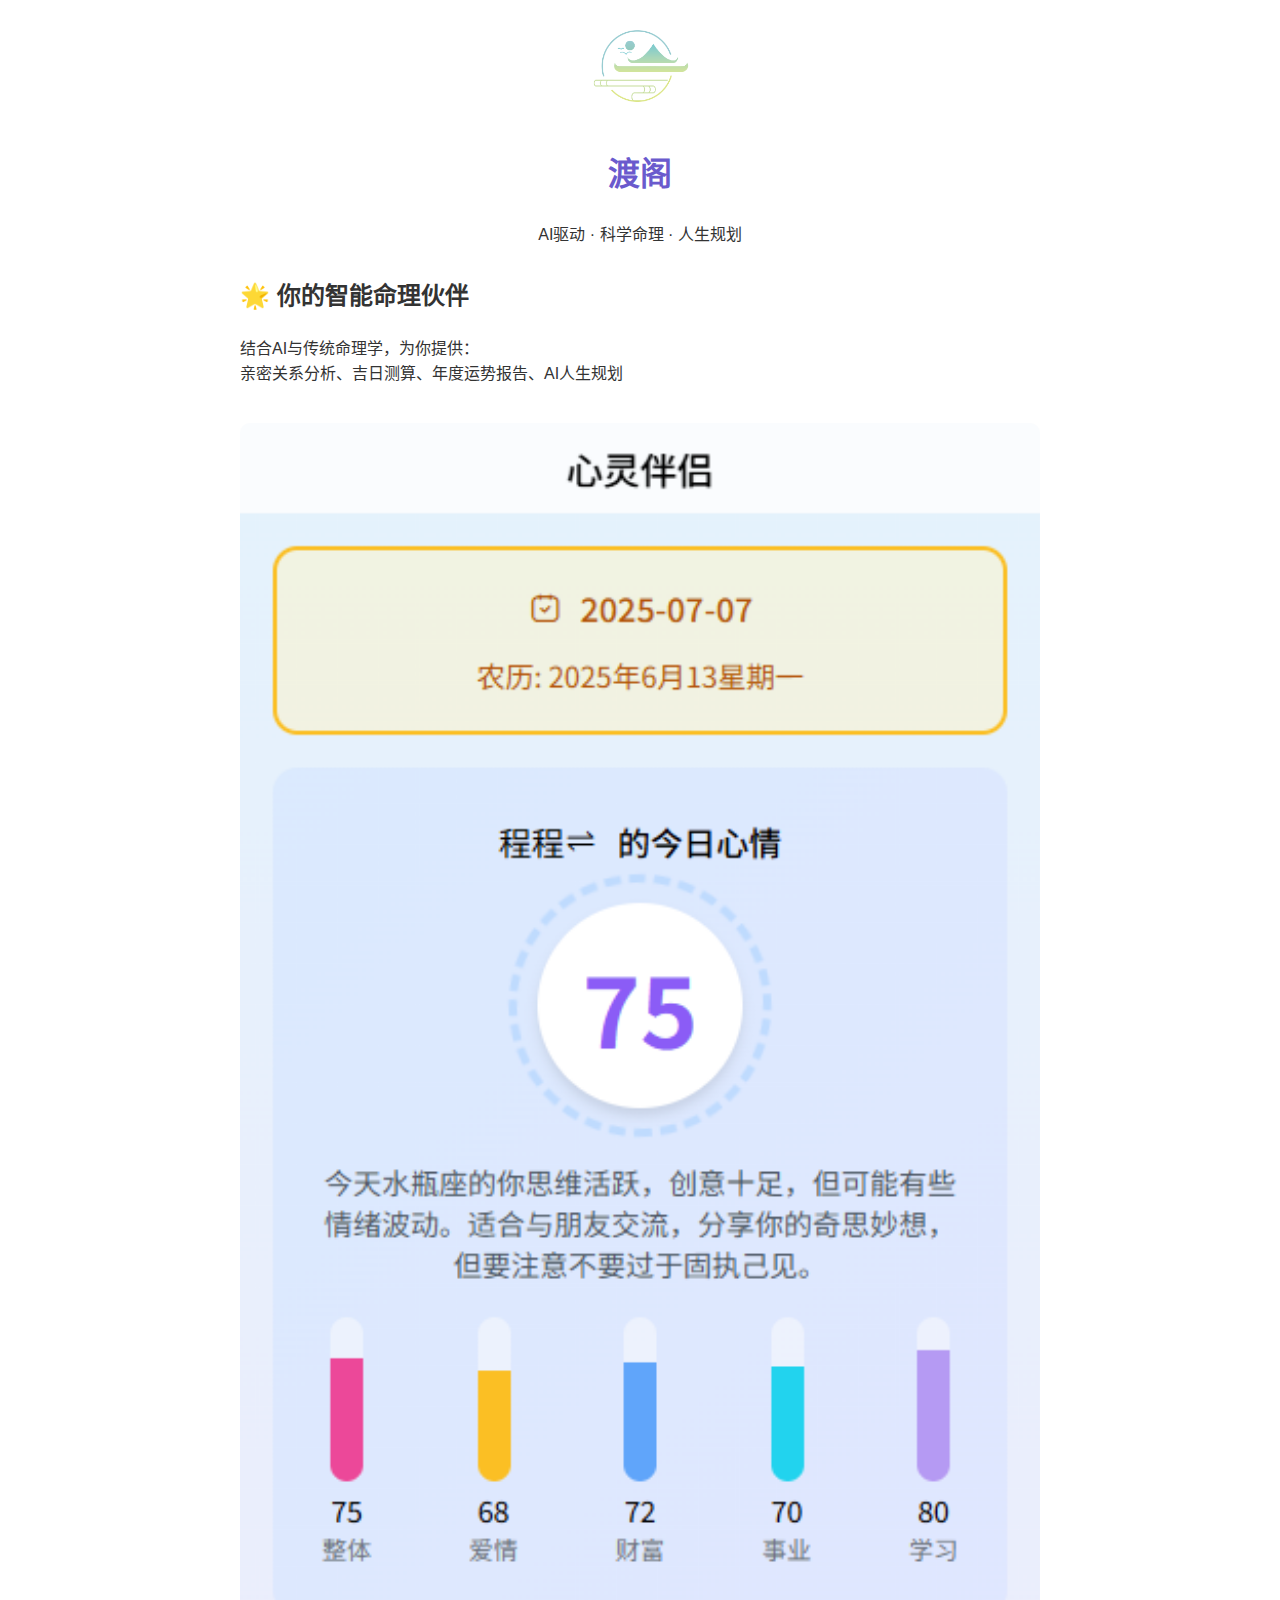
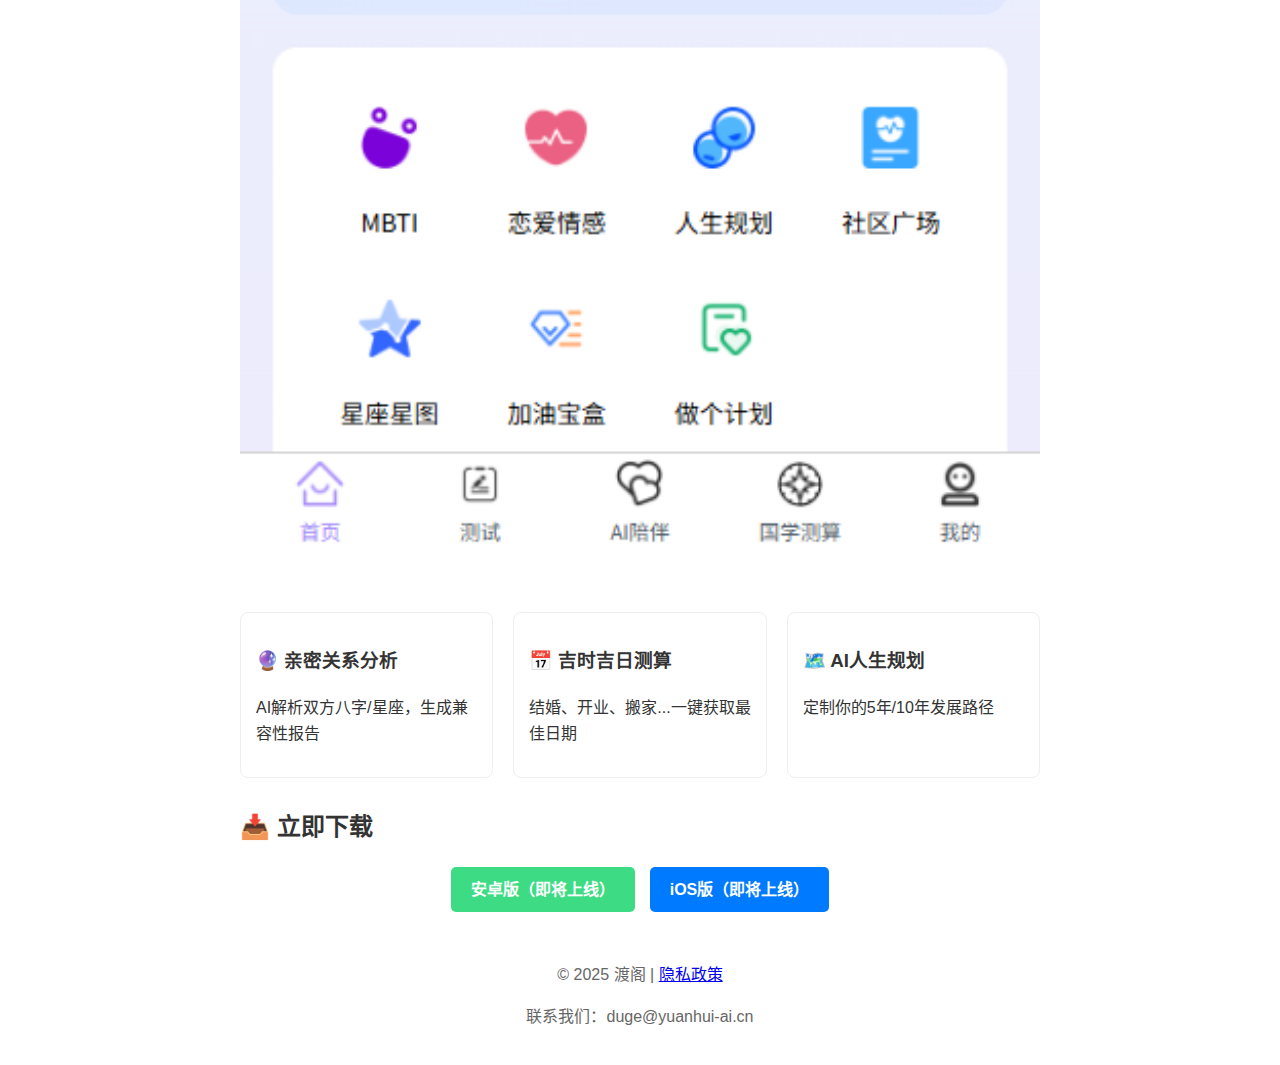
<file: index.html>
<!DOCTYPE html>
<html lang="zh-CN">
<head>
    <meta charset="UTF-8">
    <meta name="viewport" content="width=device-width, initial-scale=1.0">
    <title>渡阁 - 你的智能命理规划伙伴</title>
    <link rel="stylesheet" href="style.css">
    <link rel="icon" href="images/logo.png">
</head>
<body>
    <header>
        <img src="images/logo.png" alt="渡阁" class="logo">
        <h1>渡阁</h1>
        <p>AI驱动 · 科学命理 · 人生规划</p>
    </header>

    <section class="intro">
        <h2>🌟 你的智能命理伙伴</h2>
        <p>结合AI与传统命理学，为你提供：<br>
           亲密关系分析、吉日测算、年度运势报告、AI人生规划</p>
        <img src="images/screenshot.png" alt="应用截图" class="screenshot">
    </section>

    <section class="features">
        <div class="feature-card">
            <h3>🔮 亲密关系分析</h3>
            <p>AI解析双方八字/星座，生成兼容性报告</p>
        </div>
        <div class="feature-card">
            <h3>📅 吉时吉日测算</h3>
            <p>结婚、开业、搬家...一键获取最佳日期</p>
        </div>
        <div class="feature-card">
            <h3>🗺️ AI人生规划</h3>
            <p>定制你的5年/10年发展路径</p>
        </div>
    </section>

    <section class="download">
        <h2>📥 立即下载</h2>
        <div class="download-buttons">
            <a href="#" class="btn android">安卓版（即将上线）</a>
            <a href="#" class="btn ios">iOS版（即将上线）</a>
        </div>
        <!-- <p>小程序版：微信搜索 <strong>「渡阁」</strong></p> -->
    </section>

    <footer>
        <p>© 2025 渡阁 | <a href="privacy.html">隐私政策</a></p>
        <p>联系我们：duge@yuanhui-ai.cn</p>
    </footer>
</body>
</html>
</file>
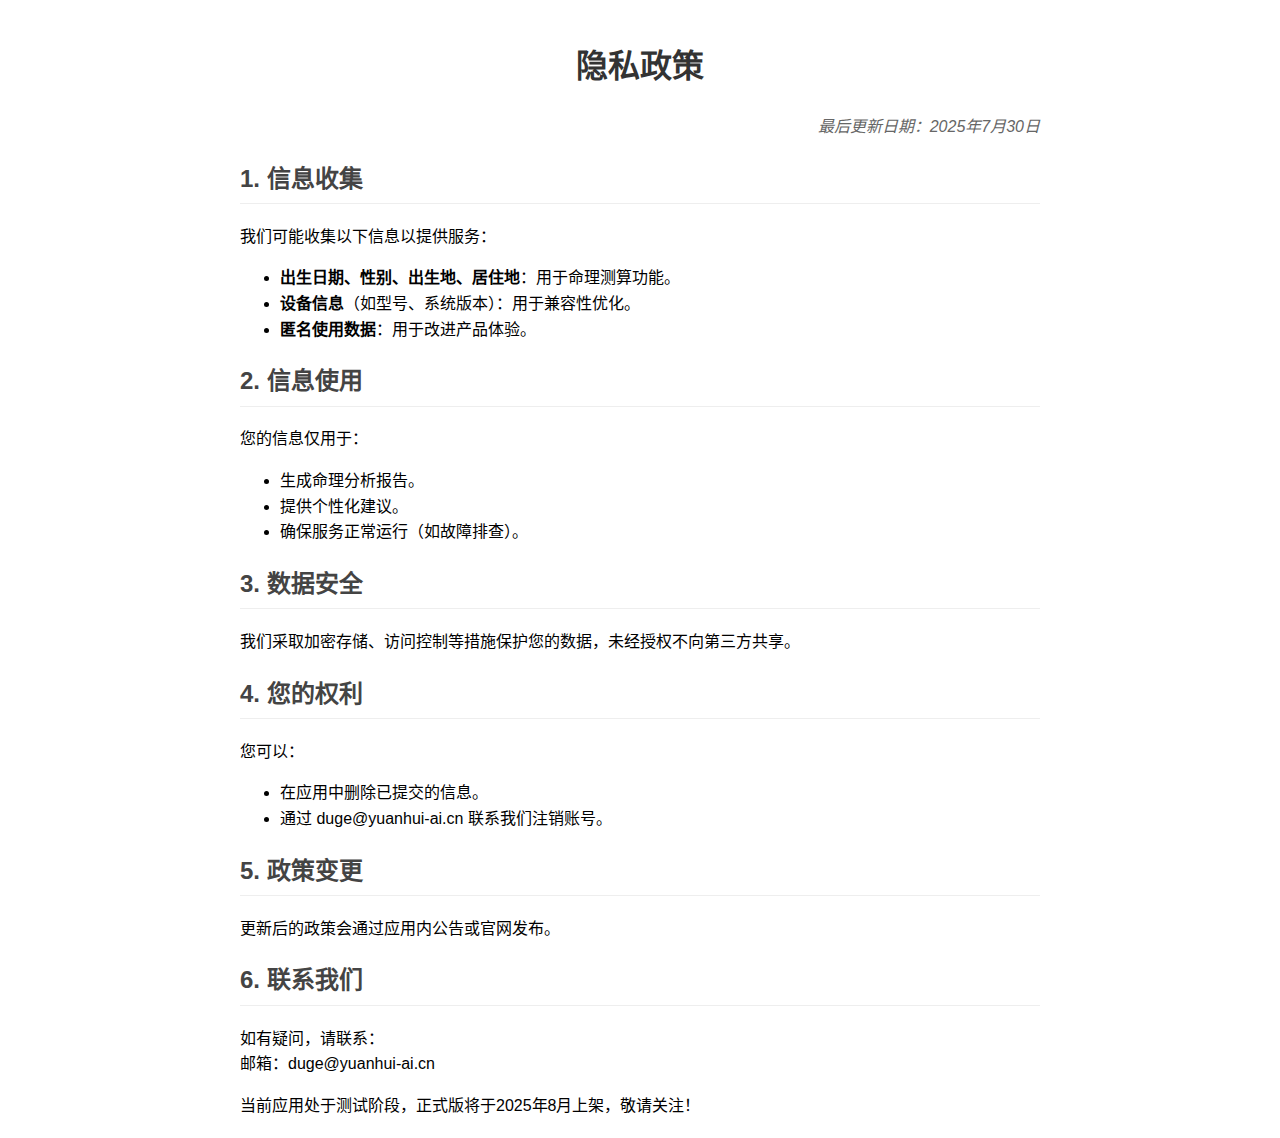
<file: privacy.html>
<!DOCTYPE html>
<html lang="zh-CN">
<head>
    <meta charset="UTF-8">
    <title>隐私政策 - 渡阁</title>
    <style>
        body { font-family: Arial, sans-serif; line-height: 1.6; max-width: 800px; margin: 0 auto; padding: 20px; }
        h1 { color: #333; text-align: center; }
        h2 { color: #444; border-bottom: 1px solid #eee; padding-bottom: 5px; }
        .update { font-style: italic; color: #666; text-align: right; }
    </style>
</head>
<body>
    <h1>隐私政策</h1>
    <p class="update">最后更新日期：2025年7月30日</p>

    <h2>1. 信息收集</h2>
    <p>我们可能收集以下信息以提供服务：</p>
    <ul>
        <li><strong>出生日期、性别、出生地、居住地</strong>：用于命理测算功能。</li>
        <li><strong>设备信息</strong>（如型号、系统版本）：用于兼容性优化。</li>
        <li><strong>匿名使用数据</strong>：用于改进产品体验。</li>
    </ul>

    <h2>2. 信息使用</h2>
    <p>您的信息仅用于：</p>
    <ul>
        <li>生成命理分析报告。</li>
        <li>提供个性化建议。</li>
        <li>确保服务正常运行（如故障排查）。</li>
    </ul>

    <h2>3. 数据安全</h2>
    <p>我们采取加密存储、访问控制等措施保护您的数据，未经授权不向第三方共享。</p>

    <h2>4. 您的权利</h2>
    <p>您可以：</p>
    <ul>
        <li>在应用中删除已提交的信息。</li>
        <li>通过 duge@yuanhui-ai.cn 联系我们注销账号。</li>
    </ul>

    <h2>5. 政策变更</h2>
    <p>更新后的政策会通过应用内公告或官网发布。</p>

    <h2>6. 联系我们</h2>
    <p>如有疑问，请联系：<br>
    邮箱：duge@yuanhui-ai.cn<br>
    <!-- 微信客服：your-wechat-id -->
	</p>
	
	<div class="notice">
	   当前应用处于测试阶段，正式版将于2025年8月上架，敬请关注！
	</div>
</body>
</html>
</file>
<file: style.css>
body {
    font-family: 'Helvetica', 'Arial', sans-serif;
    line-height: 1.6;
    color: #333;
    max-width: 800px;
    margin: 0 auto;
    padding: 20px;
}

header {
    text-align: center;
    margin-bottom: 30px;
}

.logo {
    width: 100px;
    height: 100px;
}

h1 {
    color: #6a5acd; /* 紫色主题 */
}

.screenshot {
    width: 100%;
    border-radius: 10px;
    margin: 20px 0;
}

.features {
    display: flex;
    flex-wrap: wrap;
    gap: 20px;
    margin: 30px 0;
}

.feature-card {
    flex: 1;
    min-width: 200px;
    padding: 15px;
    border: 1px solid #eee;
    border-radius: 8px;
}

.download-buttons {
    display: flex;
    gap: 15px;
    justify-content: center;
    margin: 20px 0;
}

.btn {
    padding: 10px 20px;
    border-radius: 5px;
    text-decoration: none;
    color: white;
    font-weight: bold;
}

.android { background-color: #3ddc84; } /* Android绿 */
.ios { background-color: #007aff; } /* iOS蓝 */

footer {
    text-align: center;
    margin-top: 50px;
    color: #666;
}
</file>
